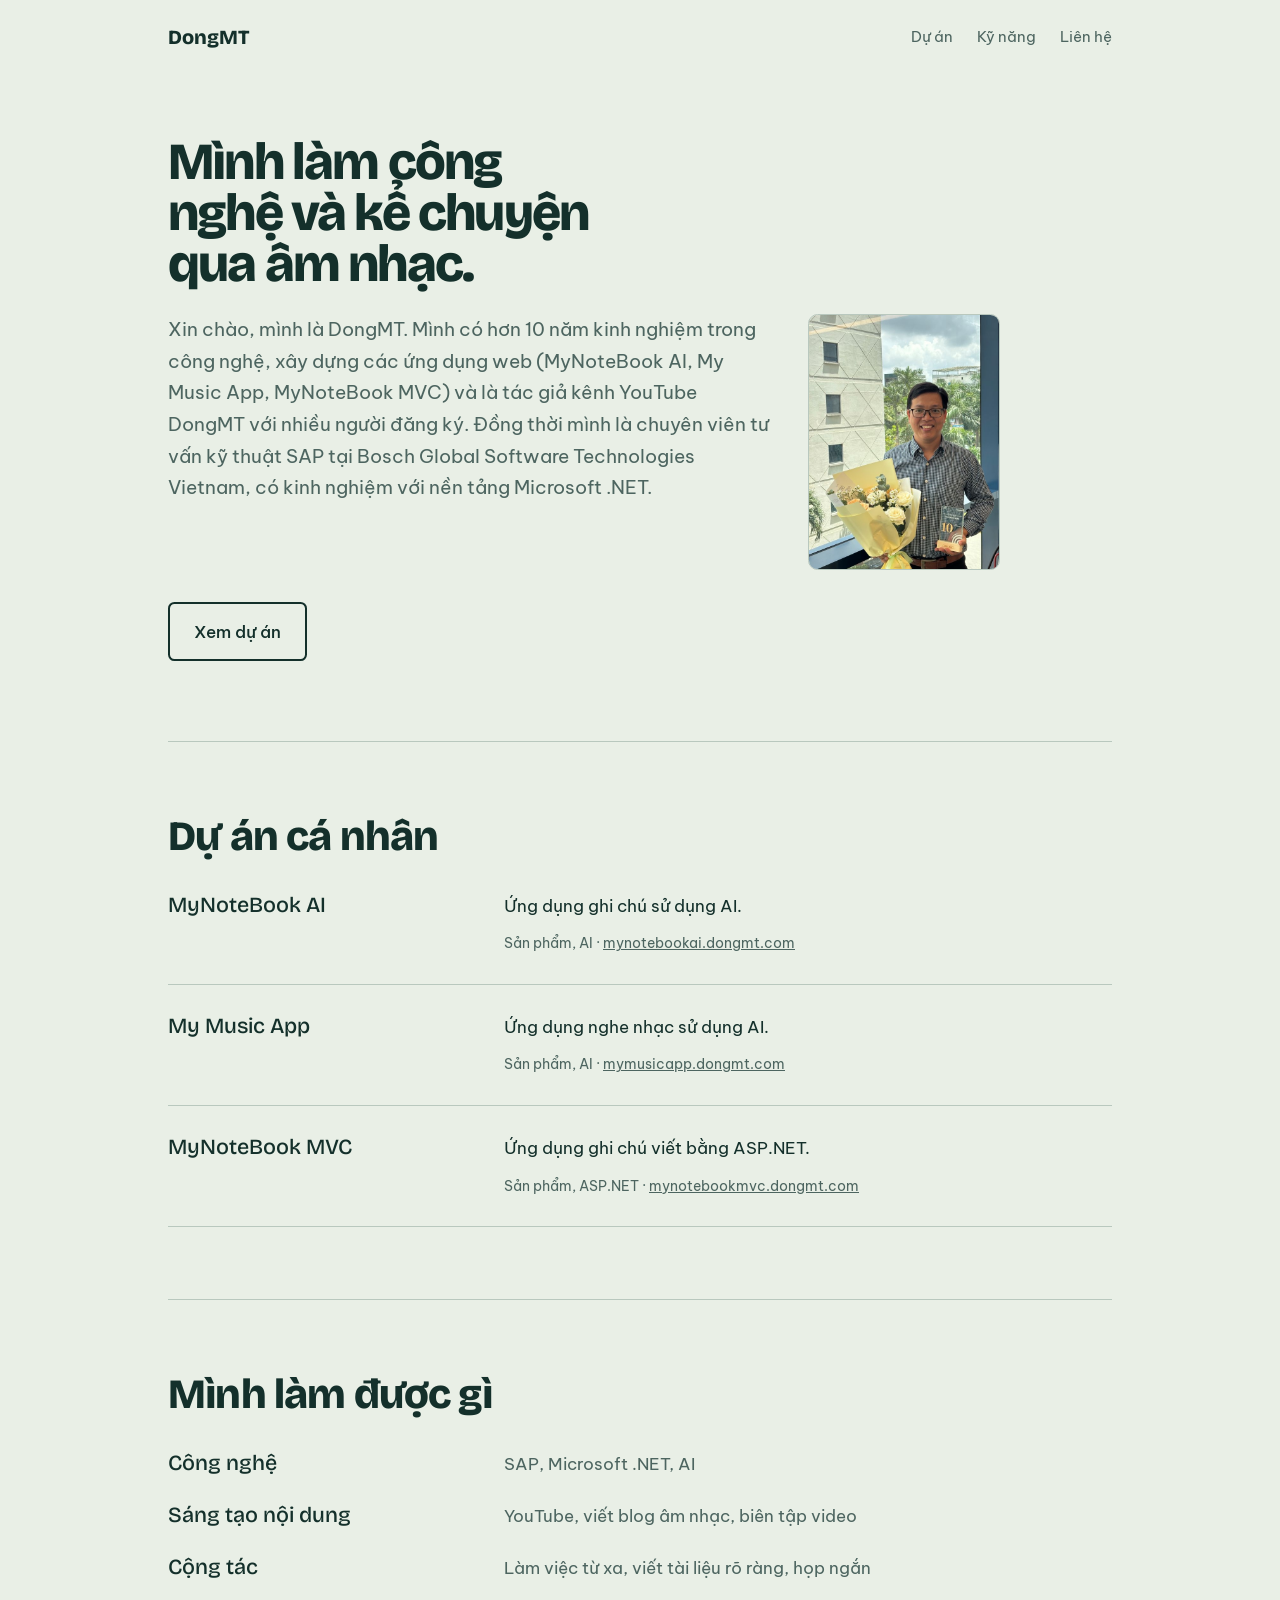
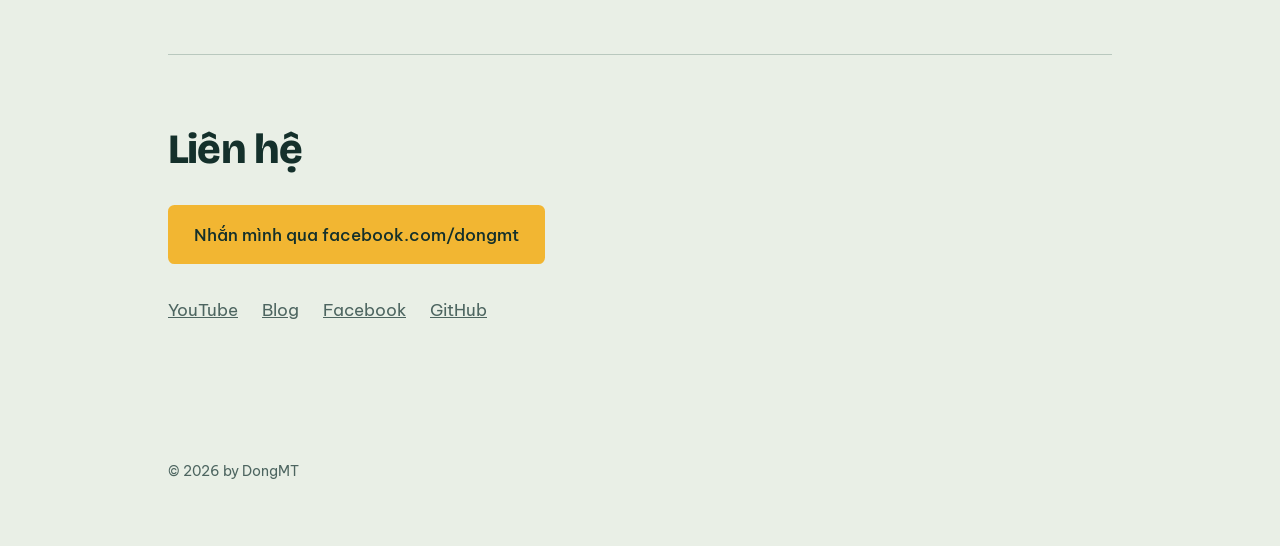
<file: index.html>
<!DOCTYPE html>
<html lang="vi">
<head>
<meta charset="utf-8">
<meta name="viewport" content="width=device-width, initial-scale=1">
<title>DongMT — Nhà sáng tạo nội dung &amp; chuyên gia công nghệ</title>
<meta name="description" content="DongMT Nguyen là nhà sáng tạo nội dung và chuyên gia công nghệ: kênh YouTube hơn 111.000 người đăng ký, SAP Technical Consultant tại Bosch Global Software Technologies Vietnam.">
<link rel="preconnect" href="https://fonts.googleapis.com">
<link rel="preconnect" href="https://fonts.gstatic.com" crossorigin>
<link href="https://fonts.googleapis.com/css2?family=Bricolage+Grotesque:opsz,wght@12..96,500;12..96,800&family=Be+Vietnam+Pro:wght@400;500&display=swap" rel="stylesheet">
<link rel="stylesheet" href="assets/style.css">
</head>
<body>
<a class="skip" href="#main">Bỏ qua điều hướng</a>
<header class="top">
  <a class="logo" href="#">DongMT</a>
  <nav aria-label="Chính">
    <a href="#du-an">Dự án</a><a href="#ky-nang">Kỹ năng</a><a href="#lien-he">Liên hệ</a>
  </nav>
</header>

<main id="main">
  <section class="hero">
    <h1>Mình làm công nghệ và kể chuyện qua âm nhạc.</h1>
    <div class="hero-intro">
      <p class="lead">Xin chào, mình là DongMT. Mình có hơn 10 năm kinh nghiệm trong công nghệ, xây dựng các ứng dụng web (MyNoteBook AI, My Music App, MyNoteBook MVC) và là tác giả kênh YouTube DongMT với nhiều người đăng ký. Đồng thời mình là chuyên viên tư vấn kỹ thuật SAP tại Bosch Global Software Technologies Vietnam, có kinh nghiệm với nền tảng Microsoft .NET.</p>
      <img class="portrait" src="DongMT.jpg" alt="Chân dung DongMT" width="600" height="800">
    </div>
    <div class="cta">
      <a class="btn ghost" href="#du-an">Xem dự án</a>
    </div>
  </section>

  <section id="du-an">
    <h2>Dự án cá nhân</h2>
    <ul class="projects">
      <li><h3>MyNoteBook AI</h3><p>Ứng dụng ghi chú sử dụng AI.</p><span>Sản phẩm, AI · <a href="https://mynotebookai.dongmt.com/" target="_blank" rel="noopener noreferrer">mynotebookai.dongmt.com</a></span></li>
      <li><h3>My Music App</h3><p>Ứng dụng nghe nhạc sử dụng AI.</p><span>Sản phẩm, AI · <a href="https://mymusicapp.dongmt.com/" target="_blank" rel="noopener noreferrer">mymusicapp.dongmt.com</a></span></li>
      <li><h3>MyNoteBook MVC</h3><p>Ứng dụng ghi chú viết bằng ASP.NET.</p><span>Sản phẩm, ASP.NET · <a href="https://mynotebookmvc.dongmt.com/" target="_blank" rel="noopener noreferrer">mynotebookmvc.dongmt.com</a></span></li>
    </ul>
  </section>

  <section id="ky-nang">
    <h2>Mình làm được gì</h2>
    <dl class="skills">
      <div><dt>Công nghệ</dt><dd>SAP, Microsoft .NET, AI</dd></div>
      <div><dt>Sáng tạo nội dung</dt><dd>YouTube, viết blog âm nhạc, biên tập video</dd></div>
      <div><dt>Cộng tác</dt><dd>Làm việc từ xa, viết tài liệu rõ ràng, họp ngắn</dd></div>
    </dl>
  </section>

  <section id="lien-he" class="contact">
    <h2>Liên hệ</h2>
    <p><a class="btn" href="https://www.facebook.com/dongmt/">Nhắn mình qua facebook.com/dongmt</a></p>
    <p class="links"> <a href="https://www.youtube.com/@dongmt">YouTube</a> <a href="http://dongmt2.blogspot.com/">Blog</a> <a href="https://www.facebook.com/dongmt/">Facebook</a> <a href="https://github.com/dongmt2-crypto">GitHub</a></p>
  </section>
</main>
<footer><p>© 2026 by DongMT</p></footer>
<script src="assets/main.js"></script>
</body>
</html>
</file>
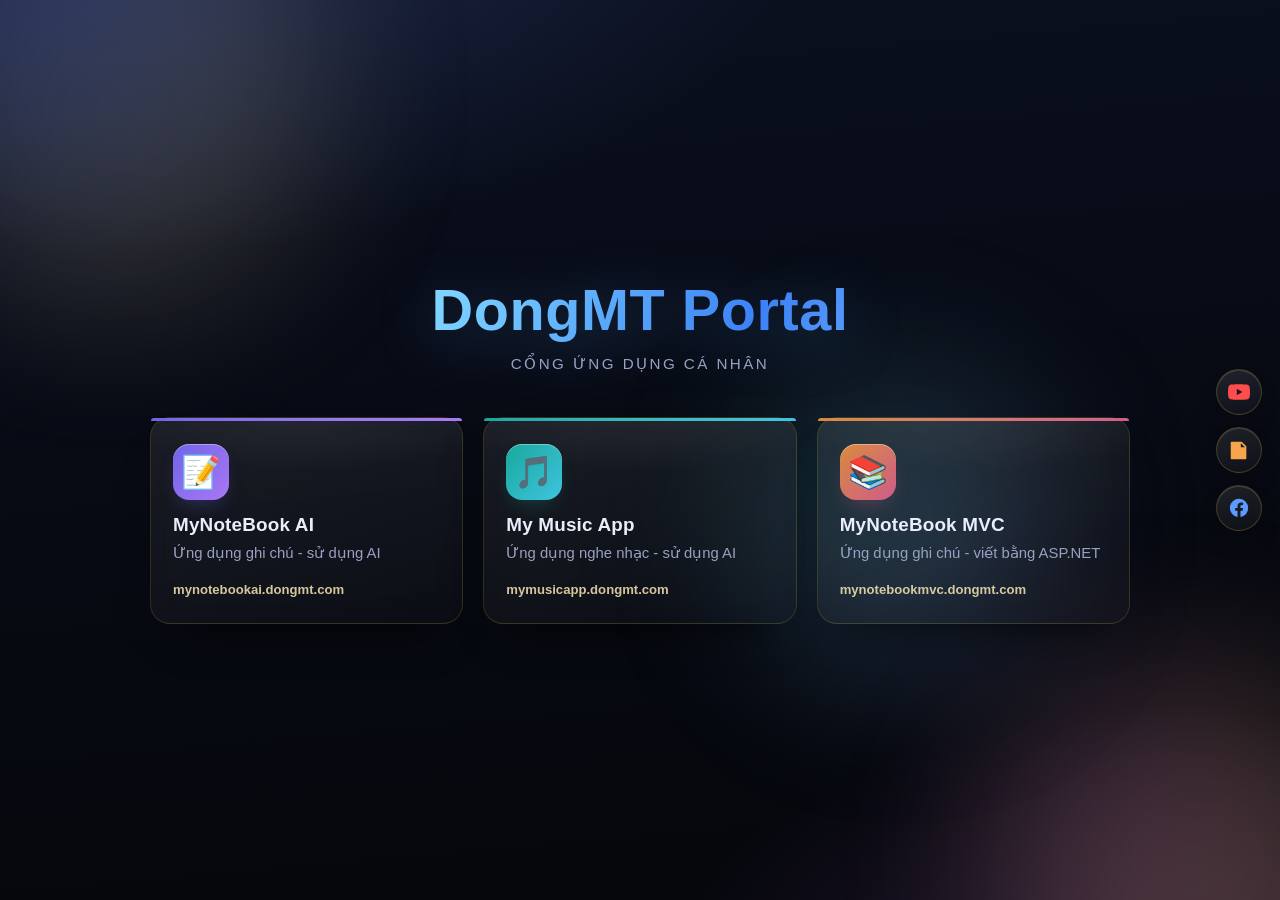
<file: index2.html>
<!DOCTYPE html>
<html lang="vi">
<head>
<meta charset="utf-8">
<meta name="viewport" content="width=device-width, initial-scale=1">
<title>DongMT Portal</title>
<meta name="description" content="DongMT Portal - trang tổng hợp các ứng dụng và kênh của DongMT.">
<meta name="theme-color" content="#070a12">
<style>
  :root{
    --ink:#eaeefb;
    --muted:#98a2c0;
    --card:rgba(255,255,255,.045);
    --ring:rgba(212,175,55,.18);
    --gold:#d4af37;
    --gold-2:#f6e7b4;
    --shadow:0 24px 50px -28px rgba(0,0,0,.95);
  }
  *{box-sizing:border-box}
  html,body{margin:0}
  body{
    font-family:-apple-system,BlinkMacSystemFont,"Segoe UI",Roboto,sans-serif;
    color:var(--ink);
    background:
      radial-gradient(1100px 600px at 12% -12%,rgba(52,68,120,.5),transparent 60%),
      radial-gradient(900px 520px at 92% 112%,rgba(84,54,110,.45),transparent 58%),
      linear-gradient(175deg,#0b1020 0%,#070a12 55%,#05060b 100%);
    background-color:#070a12;
    background-attachment:fixed;
    min-height:100vh;
    display:flex;
    padding:40px 20px;
    position:relative;
    overflow-x:hidden;
  }
  .blob{position:fixed;border-radius:50%;filter:blur(80px);opacity:.28;z-index:0;pointer-events:none;animation:float 16s ease-in-out infinite}
  .blob.b1{width:420px;height:420px;background:radial-gradient(circle at 30% 30%,#5f78d8,#c9a94a);top:-120px;left:-100px}
  .blob.b2{width:380px;height:380px;background:radial-gradient(circle at 30% 30%,#b46ba0,#d4af37);bottom:-140px;right:-90px;animation-delay:-5s}
  .blob.b3{width:300px;height:300px;background:radial-gradient(circle at 30% 30%,#2f9f9a,#7f6fd0);top:42%;right:18%;animation-delay:-9s}
  @keyframes float{0%,100%{transform:translate(0,0) scale(1)}50%{transform:translate(20px,-24px) scale(1.08)}}
  .wrap{position:relative;z-index:1;width:100%;max-width:980px;margin:auto}
  header{text-align:center;margin-bottom:44px;animation:rise .6s ease both}
  h1{
    font-size:clamp(2.4rem,7vw,3.6rem);margin:0;letter-spacing:.01em;font-weight:800;
    background:linear-gradient(115deg,#f2faff 0%,#7dd3ff 30%,#3b82f6 62%,#a8dcff 100%);
    -webkit-background-clip:text;background-clip:text;color:transparent;
    filter:drop-shadow(0 10px 28px rgba(80,160,255,.3));
  }
  header .tag{margin:12px 0 0;color:var(--muted);font-size:.95rem;letter-spacing:.16em;text-transform:uppercase}
  .grid{display:grid;gap:20px;grid-template-columns:repeat(auto-fit,minmax(230px,1fr))}
  .card{
    position:relative;display:flex;flex-direction:column;gap:8px;
    padding:26px 22px;border-radius:20px;text-decoration:none;color:inherit;
    background:linear-gradient(160deg,rgba(255,255,255,.075),rgba(255,255,255,.02));
    border:1px solid var(--ring);
    box-shadow:var(--shadow);
    backdrop-filter:blur(10px);
    -webkit-backdrop-filter:blur(10px);
    transition:transform .18s ease,box-shadow .18s ease,border-color .18s ease,background .18s ease;
    animation:rise .6s ease both;
  }
  .card::before{content:"";position:absolute;inset:0 0 auto 0;height:3px;border-radius:20px 20px 0 0;background:linear-gradient(90deg,var(--a1),var(--a2))}
  .card::after{content:"";position:absolute;inset:0;border-radius:20px;pointer-events:none;background:radial-gradient(120% 60% at 50% -10%,rgba(255,255,255,.08),transparent 60%)}
  .card:hover{transform:translateY(-6px);box-shadow:0 26px 52px -18px var(--glow),var(--shadow);border-color:rgba(212,175,55,.45)}
  .ico{font-size:2rem;width:56px;height:56px;display:grid;place-items:center;border-radius:16px;background:linear-gradient(135deg,var(--a1),var(--a2));box-shadow:0 10px 22px -10px var(--glow),inset 0 1px 0 rgba(255,255,255,.35);margin-bottom:6px}
  .card h2{margin:0;font-size:1.18rem;font-weight:700;letter-spacing:.01em}
  .card p{margin:0;color:var(--muted);font-size:.93rem;flex:1}
  .url{margin-top:12px;font-size:.82rem;font-weight:600;color:var(--gold-2);word-break:break-all;opacity:.85}
  .card.c1{--a1:#6f63e8;--a2:#a978f5;--glow:rgba(111,99,232,.45)}
  .card.c2{--a1:#17a89c;--a2:#3fc4e0;--glow:rgba(23,168,156,.4)}
  .card.c3{--a1:#d98a3c;--a2:#cf5c8c;--glow:rgba(207,92,140,.42)}
  .card:nth-child(1){animation-delay:.05s}
  .card:nth-child(2){animation-delay:.13s}
  .card:nth-child(3){animation-delay:.21s}
  @keyframes rise{from{opacity:0;transform:translateY(16px)}to{opacity:1;transform:none}}
  @media (prefers-reduced-motion:reduce){.blob,.card,header{animation:none}}
  .social-rail{position:fixed;right:18px;top:50%;transform:translateY(-50%);display:flex;flex-direction:column;gap:12px;z-index:2}
  .soc{width:46px;height:46px;border-radius:50%;display:grid;place-items:center;
    background:linear-gradient(160deg,rgba(255,255,255,.1),rgba(255,255,255,.03));
    border:1px solid rgba(212,175,55,.25);
    box-shadow:0 14px 30px -16px rgba(0,0,0,.9),inset 0 1px 0 rgba(255,255,255,.12);
    backdrop-filter:blur(8px);-webkit-backdrop-filter:blur(8px);
    transition:transform .18s ease,box-shadow .18s ease,border-color .18s ease;text-decoration:none}
  .soc svg{width:22px;height:22px;fill:currentColor}
  .soc:hover{transform:translateY(-3px) scale(1.06);box-shadow:0 18px 36px -14px var(--glow);border-color:rgba(212,175,55,.6)}
  .soc.yt{color:#ff4d4d;--glow:rgba(255,0,0,.4)}
  .soc.blog{color:#f6a54a;--glow:rgba(249,115,22,.4)}
  .soc.fb{color:#5b9bff;--glow:rgba(24,119,242,.4)}
  @media (max-width:1180px){
    body{padding-bottom:100px}
    .social-rail{top:auto;bottom:18px;right:auto;left:50%;transform:translateX(-50%);flex-direction:row}
  }
  @media (prefers-reduced-motion:reduce){.soc{transition:none}}
</style>
</head>
<body>
  <div class="blob b1"></div><div class="blob b2"></div><div class="blob b3"></div>
  <main class="wrap">
    <header>
      <h1>DongMT Portal</h1>
      <p class="tag">Cổng ứng dụng cá nhân</p>
    </header>
    <section class="grid">
      <a class="card c1" href="https://mynotebookai.dongmt.com/" target="_blank" rel="noopener">
        <div class="ico">📝</div>
        <h2>MyNoteBook AI</h2>
        <p>Ứng dụng ghi chú - sử dụng AI</p>
        <span class="url">mynotebookai.dongmt.com</span>
      </a>
      <a class="card c2" href="https://mymusicapp.dongmt.com/" target="_blank" rel="noopener">
        <div class="ico">🎵</div>
        <h2>My Music App</h2>
        <p>Ứng dụng nghe nhạc - sử dụng AI</p>
        <span class="url">mymusicapp.dongmt.com</span>
      </a>
      <a class="card c3" href="https://mynotebookmvc.dongmt.com/" target="_blank" rel="noopener">
        <div class="ico">📚</div>
        <h2>MyNoteBook MVC</h2>
        <p>Ứng dụng ghi chú - viết bằng ASP.NET</p>
        <span class="url">mynotebookmvc.dongmt.com</span>
      </a>
    </section>
  </main>
  <nav class="social-rail" aria-label="Kênh của DongMT">
    <a class="soc yt" href="https://www.youtube.com/@dongmt" target="_blank" rel="noopener" title="YouTube: DongMT Nguyen" aria-label="YouTube - DongMT Nguyen">
      <svg viewBox="0 0 24 24" aria-hidden="true"><path d="M23.5 6.2a3 3 0 0 0-2.1-2.1C19.5 3.5 12 3.5 12 3.5s-7.5 0-9.4.6A3 3 0 0 0 .5 6.2 31 31 0 0 0 0 12a31 31 0 0 0 .5 5.8 3 3 0 0 0 2.1 2.1c1.9.6 9.4.6 9.4.6s7.5 0 9.4-.6a3 3 0 0 0 2.1-2.1A31 31 0 0 0 24 12a31 31 0 0 0-.5-5.8ZM9.6 15.6V8.4l6.2 3.6-6.2 3.6Z"/></svg>
    </a>
    <a class="soc blog" href="http://dongmt2.blogspot.com/" target="_blank" rel="noopener" title="DongMT's Blog" aria-label="DongMT's Blog">
      <svg viewBox="0 0 24 24" aria-hidden="true"><path d="M4 3h11l5 5v13a1 1 0 0 1-1 1H4a1 1 0 0 1-1-1V4a1 1 0 0 1 1-1Zm10 1.5V9h4.5L14 4.5ZM7 12h10v2H7v-2Zm0 4h10v2H7v-2Zm0-8h5v2H7V8Z"/></svg>
    </a>
    <a class="soc fb" href="https://www.facebook.com/dongmt/" target="_blank" rel="noopener" title="Facebook: Dongmt Nguyen" aria-label="Facebook - Dongmt Nguyen">
      <svg viewBox="0 0 24 24" aria-hidden="true"><path d="M22 12a10 10 0 1 0-11.6 9.9v-7H7.9V12h2.5V9.8c0-2.5 1.5-3.9 3.8-3.9 1.1 0 2.2.2 2.2.2v2.5h-1.3c-1.2 0-1.6.8-1.6 1.6V12h2.8l-.4 2.9h-2.3v7A10 10 0 0 0 22 12Z"/></svg>
    </a>
  </nav>
</body>
</html>
</file>
<file: assets/style.css>
:root{
  --bg:#E9EFE6; --ink:#14302B; --muted:#4D6560; --line:#B9C8BE;
  --accent:#F2B632; --accent-ink:#14302B; --status:#257A47;
  --display:"Bricolage Grotesque",system-ui,sans-serif;
  --body:"Be Vietnam Pro",system-ui,sans-serif;
}
@media (prefers-color-scheme:dark){
  :root{--bg:#10231F; --ink:#E9EFE6; --muted:#9FB5AC; --line:#2C4540; --accent:#F2B632; --accent-ink:#10231F; --status:#2E9E5B}
}
*{box-sizing:border-box}
html{scroll-behavior:smooth}
body{margin:0;background:var(--bg);color:var(--ink);font:400 1.0625rem/1.65 var(--body)}
a{color:inherit}
:focus-visible{outline:3px solid var(--ink);outline-offset:3px}
.skip{position:absolute;left:-999px}.skip:focus{left:1rem;top:1rem;background:var(--accent);color:var(--accent-ink);padding:.5rem 1rem;z-index:9}
.top,main,footer{max-width:62rem;margin-inline:auto;padding-inline:1.5rem}
.top{display:flex;justify-content:space-between;align-items:center;padding-block:1.5rem;flex-wrap:wrap;gap:1rem}
.logo{font:800 1.25rem var(--display);text-decoration:none}
nav{display:flex;gap:1.5rem;font-size:.95rem}
nav a{text-decoration:none;color:var(--muted)}nav a:hover{color:var(--ink);text-decoration:underline}
section{padding-block:4.5rem;border-top:1px solid var(--line)}
.hero{border-top:0;padding-block:4rem 5rem}
h1{font:800 clamp(2.6rem,8.5vw,6.5rem)/.98 var(--display);letter-spacing:-.035em;margin:0 0 1.5rem;max-width:14ch;text-wrap:balance}.hero h1{font-size:clamp(2rem,4.25vw,3.25rem)}
h2{font:800 clamp(1.8rem,4vw,2.6rem)/1.1 var(--display);letter-spacing:-.02em;margin:0 0 2rem}
h3{font:500 1.35rem var(--display);margin:0 0 .4rem}
.lead{font-size:1.2rem;max-width:38rem;color:var(--muted);margin:0 0 2rem}
.hero-intro{display:flex;align-items:flex-start;gap:2rem;flex-wrap:wrap;margin:0 0 2rem}
.hero-intro .lead{flex:1 1 24rem;min-width:0;margin:0}
.portrait{width:12rem;height:16rem;object-fit:cover;border-radius:.6rem;border:1px solid var(--line);flex:0 0 auto}
@media (max-width:640px){.hero-intro{gap:1.25rem}.portrait{width:9rem;height:12rem}}
.cta{display:flex;gap:1rem;flex-wrap:wrap}
.btn{display:inline-block;padding:.85rem 1.5rem;background:var(--accent);color:var(--accent-ink);font-weight:500;text-decoration:none;border-radius:.4rem;border:2px solid var(--accent);transition:transform .15s}
.btn:hover{transform:translateY(-2px)}
.btn.ghost{background:transparent;color:var(--ink);border-color:var(--ink)}
.status{margin-top:3rem;color:var(--muted);font-size:.95rem;display:flex;align-items:center;gap:.6rem}
.dot{width:.7rem;height:.7rem;border-radius:50%;background:var(--status);animation:pulse 2s infinite}
@keyframes pulse{50%{opacity:.35}}
.projects{list-style:none;padding:0;margin:0;display:grid}
.projects li{display:grid;grid-template-columns:1fr 2fr;gap:.5rem 2rem;padding-block:1.75rem;border-bottom:1px solid var(--line)}
.projects li:first-child{padding-top:0}
.projects p{margin:0}.projects span{grid-column:2;color:var(--muted);font-size:.9rem}
.skills{display:grid;gap:1.5rem;margin:0}
.skills div{display:grid;grid-template-columns:1fr 2fr;gap:2rem}
dt{font:500 1.35rem var(--display)}dd{margin:0;color:var(--muted)}
.contact p{max-width:34rem;color:var(--muted)}
.links{display:flex;gap:1.5rem;margin-top:2rem}
footer{padding-block:2rem 3rem;color:var(--muted);font-size:.9rem}
@media (max-width:640px){.projects li,.skills div{grid-template-columns:1fr}.projects span{grid-column:1}nav{gap:1rem}}
@media (prefers-reduced-motion:reduce){*{animation:none!important;transition:none!important;scroll-behavior:auto!important}.btn:hover{transform:none}}
</file>
